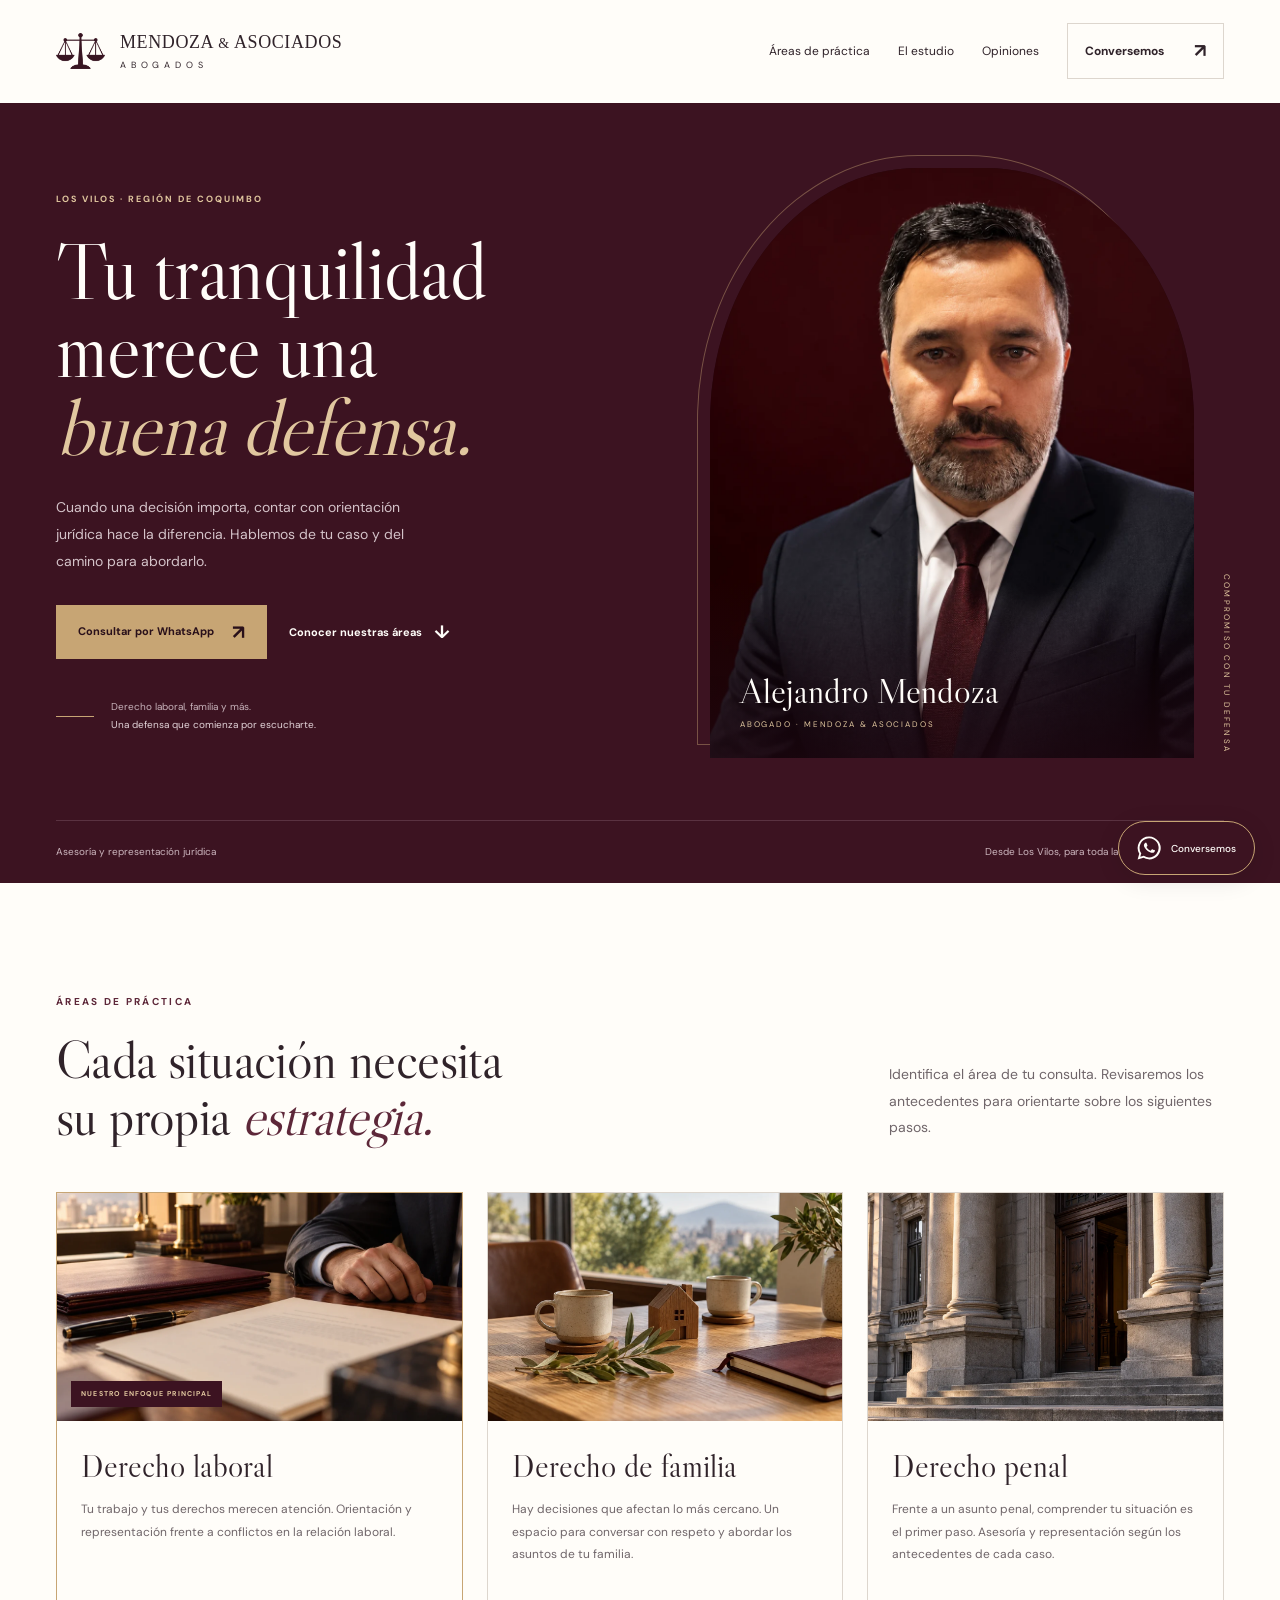
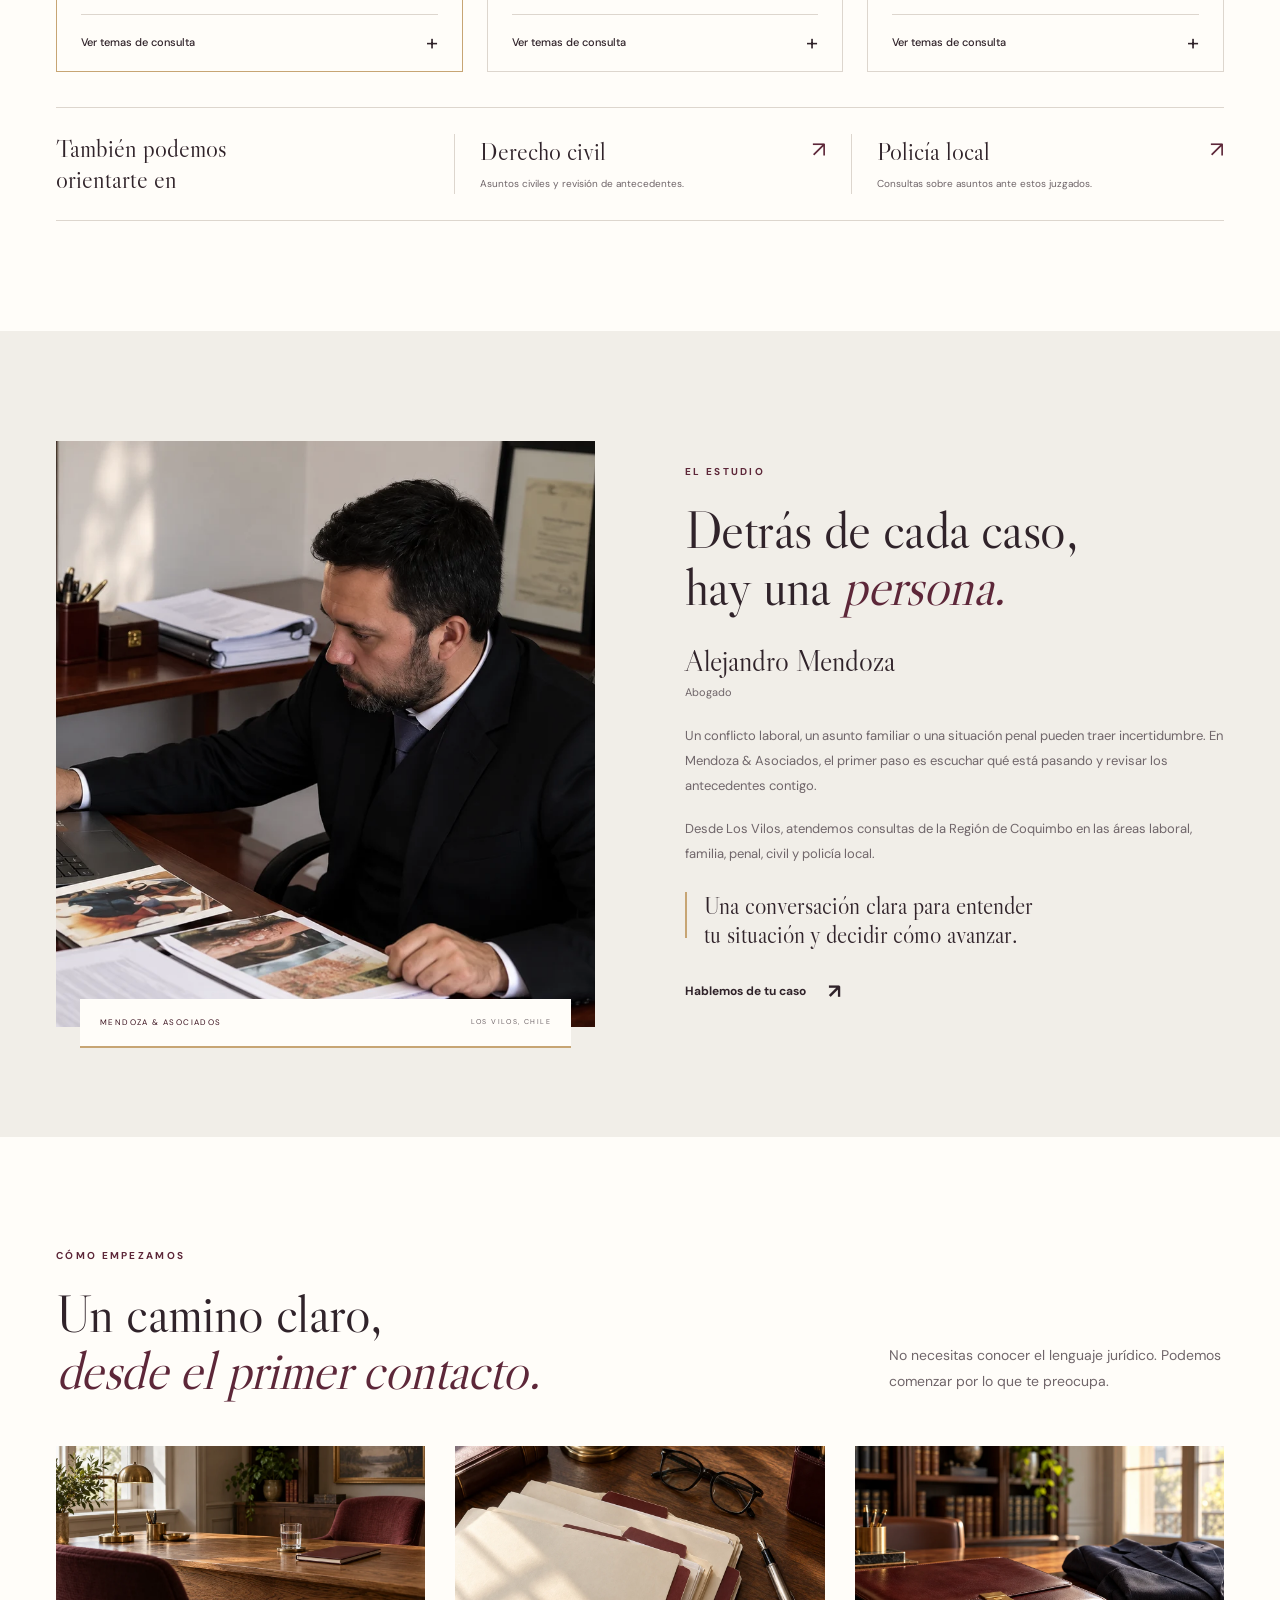
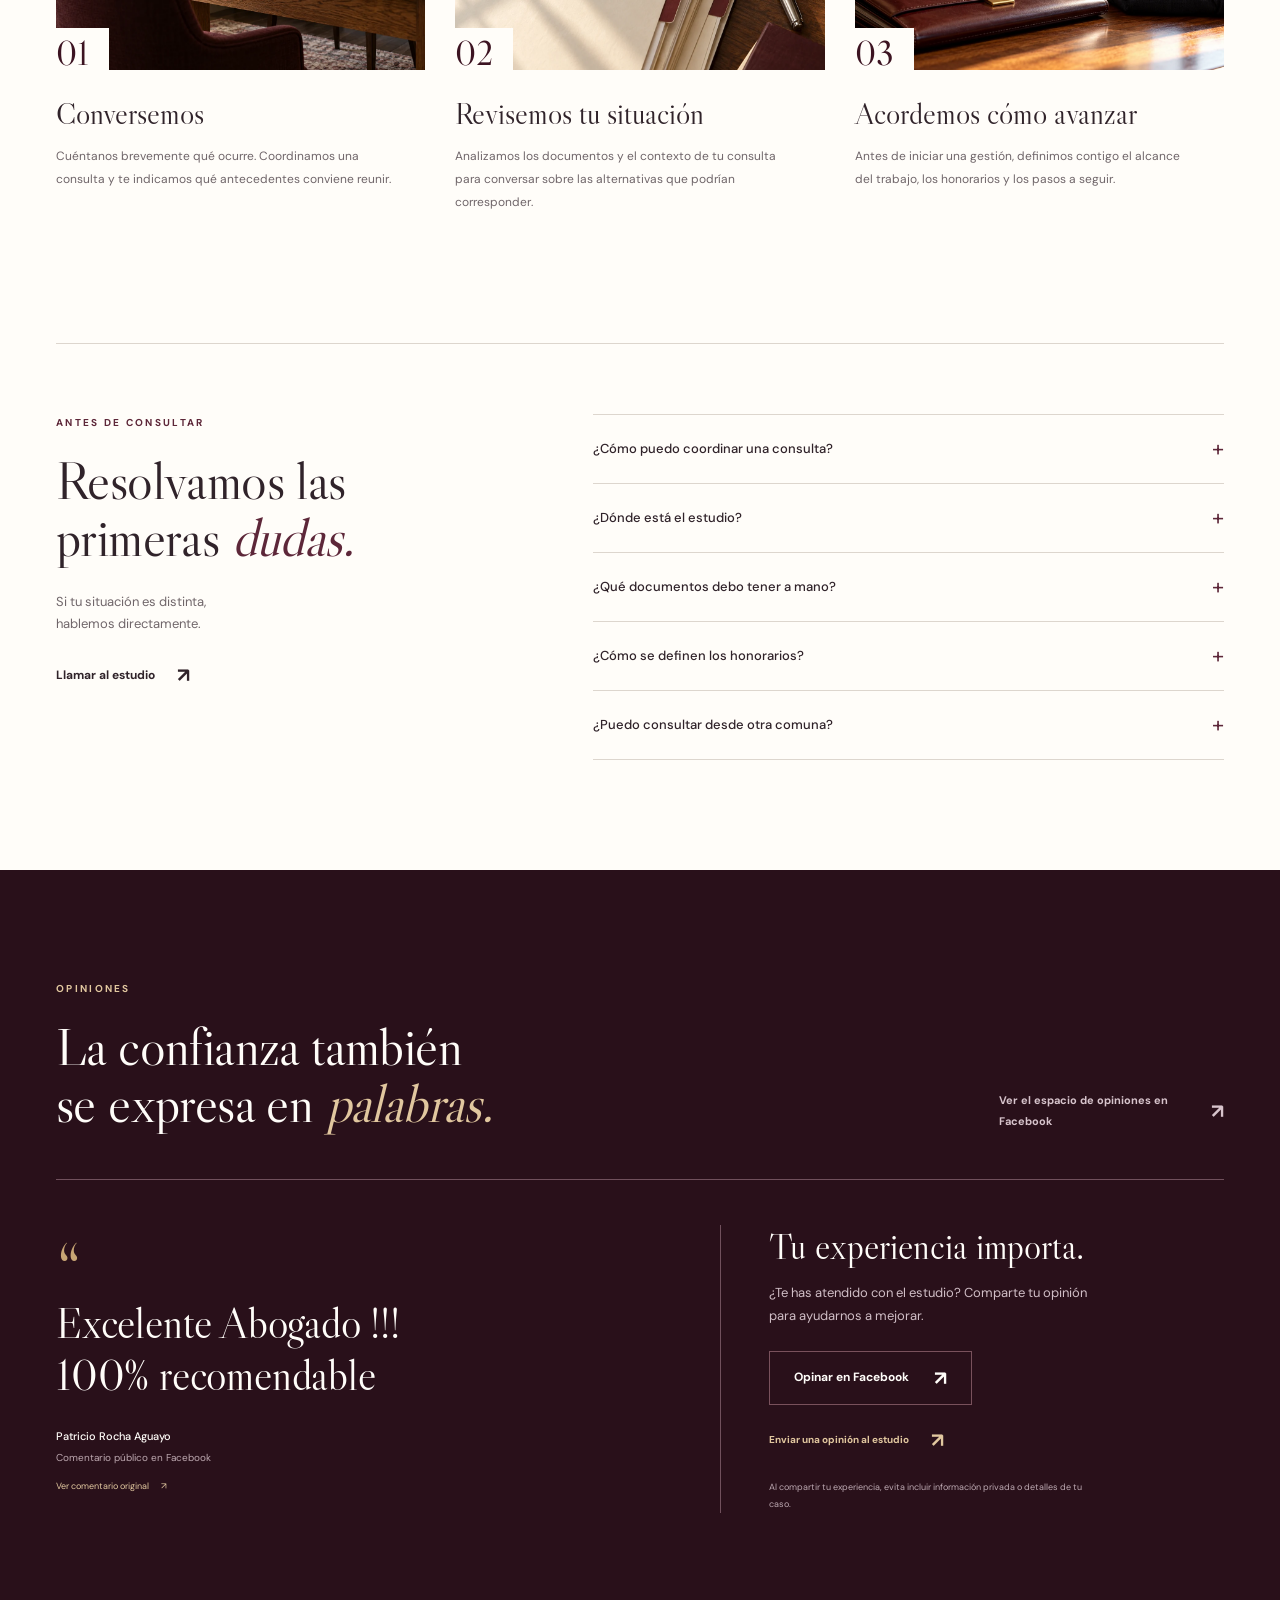
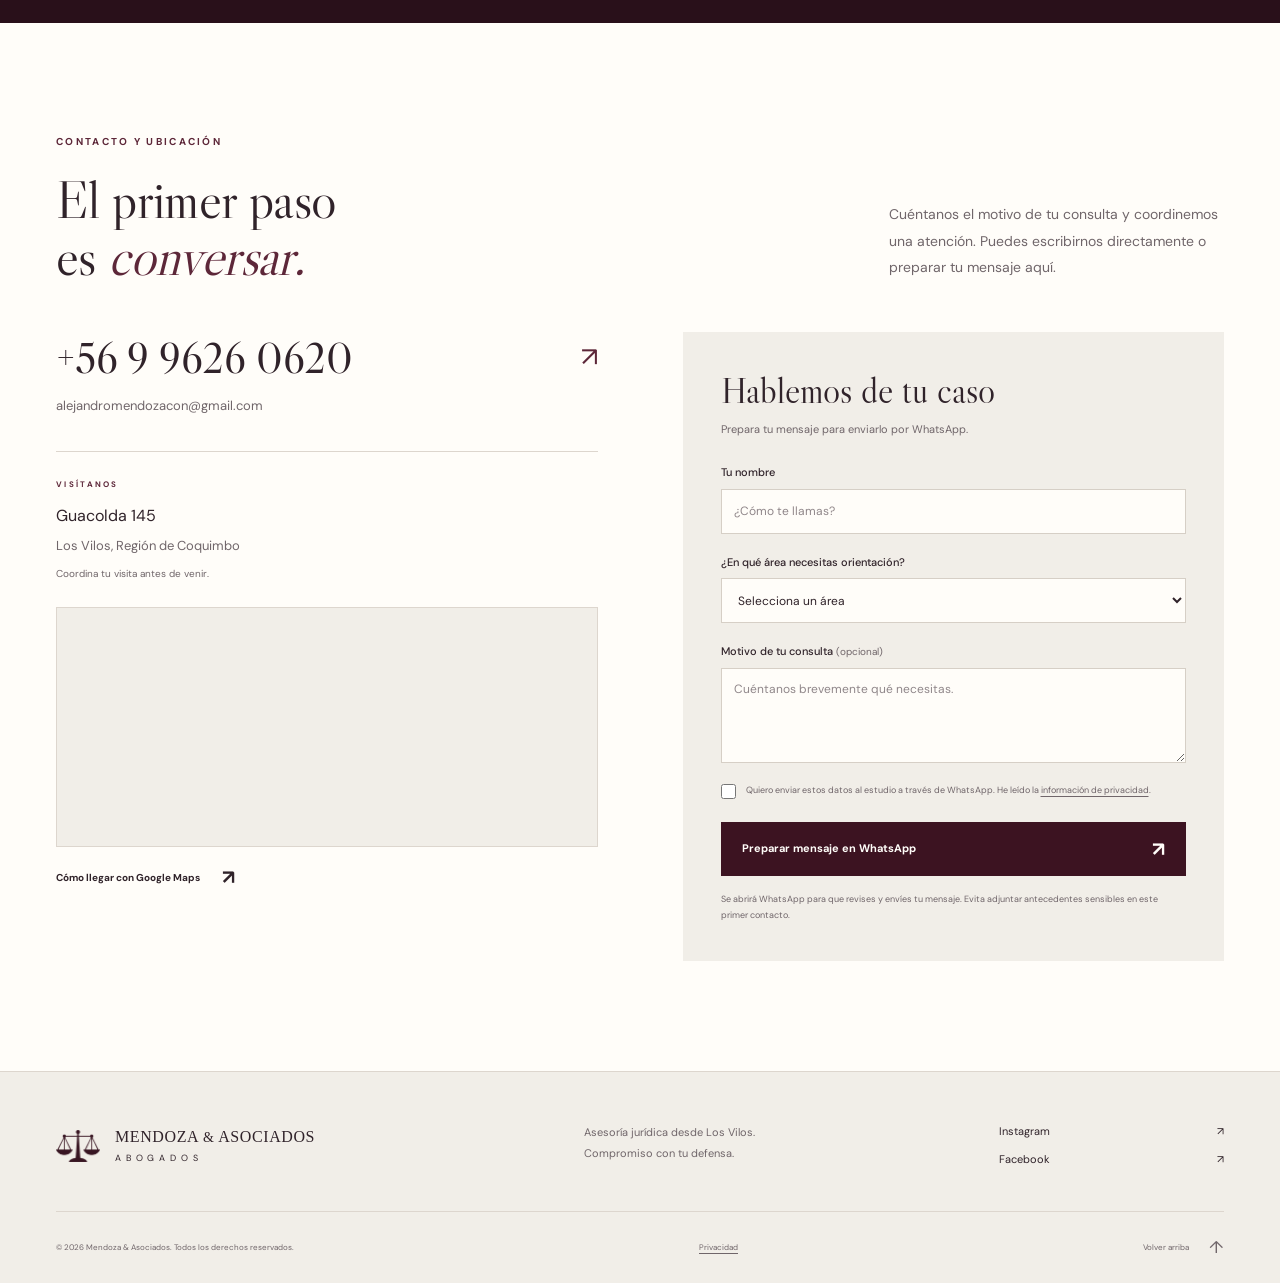
<file: index.html>
<!doctype html>
<html lang="es-CL">
<head>
<meta charset="UTF-8">
<meta name="viewport" content="width=device-width, initial-scale=1">
<title>Mendoza & Asociados | Abogado laboral en Los Vilos</title>
<meta name="description" content="Alejandro Mendoza y Asociados. Asesoría y representación en derecho laboral, familia, penal, civil y policía local. Guacolda 145, Los Vilos. Conversemos sobre tu caso.">
<meta name="robots" content="index, follow">
<meta name="theme-color" content="#3c1321">
<meta property="og:locale" content="es_CL">
<meta property="og:type" content="website">
<meta property="og:site_name" content="Mendoza & Asociados · Abogados">
<meta property="og:title" content="Mendoza & Asociados | Tu defensa empieza con una conversación">
<meta property="og:description" content="Asesoría y representación jurídica desde Los Vilos para toda la Región de Coquimbo. Hablemos de tu caso.">
<meta property="og:image" content="./assets/alejandro-mendoza.webp">
<meta property="og:image:alt" content="Alejandro Mendoza, abogado de Mendoza & Asociados">
<meta name="twitter:card" content="summary_large_image">
<link rel="icon" type="image/png" href="./assets/favicon.png">
<link rel="preload" href="./assets/libre-caslon-display.ttf" as="font" type="font/ttf" crossorigin>
<link rel="preload" as="image" href="./assets/alejandro-mendoza.webp">
<link rel="stylesheet" href="./styles.css">
<script src="./script.js" defer></script>
<script type="application/ld+json">
{"@context":"https://schema.org","@type":"LegalService","name":"Mendoza & Asociados - Abogados","description":"Asesoría y representación en derecho laboral, familia, penal, civil y policía local.","telephone":"+56996260620","email":"alejandromendozacon@gmail.com","address":{"@type":"PostalAddress","streetAddress":"Guacolda 145","addressLocality":"Los Vilos","addressRegion":"Coquimbo","addressCountry":"CL"},"areaServed":{"@type":"AdministrativeArea","name":"Región de Coquimbo"},"sameAs":["https://www.instagram.com/mendozaabogadosasociados/","https://www.facebook.com/Mendoza.Y.Asociados.Abogado/"]}
</script>
</head>
<body>
<a class="skip-link" href="#contenido">Ir al contenido</a>
<div class="reading-progress" aria-hidden="true"></div>
<header class="site-header">
<div class="header-inner wrap">
<a class="brand" href="#inicio" aria-label="Mendoza & Asociados, inicio"><img class="brand-symbol" src="./assets/logo-balanza.png" width="54" height="54" alt=""><span class="brand-name">MENDOZA <span class="ampersand">&</span> ASOCIADOS<small>ABOGADOS</small></span></a>
<button class="menu-toggle" type="button" aria-label="Abrir menú" aria-controls="menu-principal" aria-expanded="false"><span></span><span></span></button>
<nav id="menu-principal" class="main-nav" aria-label="Navegación principal"><a href="#areas">Áreas de práctica</a><a href="#estudio">El estudio</a><a href="#opiniones">Opiniones</a><a class="nav-contact" href="#contacto">Conversemos <span aria-hidden="true">↗</span></a></nav>
</div>
</header>
<main id="contenido">
<section id="inicio" class="hero" aria-labelledby="hero-title">
<div class="hero-inner wrap">
<div class="hero-copy">
<p class="eyebrow light hero-enter">LOS VILOS · REGIÓN DE COQUIMBO</p>
<h1 id="hero-title" class="hero-enter">Tu tranquilidad<br>merece una<br><em>buena defensa.</em></h1>
<p class="hero-description hero-enter">Cuando una decisión importa, contar con orientación jurídica hace la diferencia. Hablemos de tu caso y del camino para abordarlo.</p>
<div class="hero-actions hero-enter"><a class="button button-gold" href="https://wa.me/56996260620?text=Hola%2C%20quisiera%20coordinar%20una%20consulta%20con%20Alejandro%20Mendoza." target="_blank" rel="noopener noreferrer">Consultar por WhatsApp <span aria-hidden="true">↗</span></a><a class="text-link light-link" href="#areas">Conocer nuestras áreas <span aria-hidden="true">↓</span></a></div>
<div class="hero-footnote hero-enter"><span class="little-line" aria-hidden="true"></span><p>Derecho laboral, familia y más.<br><strong>Una defensa que comienza por escucharte.</strong></p></div>
</div>
<figure class="hero-portrait hero-enter"><div class="portrait-frame"><img src="./assets/alejandro-mendoza.webp" width="1122" height="1402" fetchpriority="high" alt="Alejandro Mendoza, con traje oscuro y corbata burdeos"></div><figcaption><span>Alejandro Mendoza</span><small>ABOGADO · MENDOZA & ASOCIADOS</small></figcaption><span class="portrait-side-note" aria-hidden="true">COMPROMISO CON TU DEFENSA</span></figure>
</div>
<div class="hero-bottom wrap"><span>Asesoría y representación jurídica</span><a href="#contacto">Desde Los Vilos, para toda la Cuarta Región <span aria-hidden="true">↗</span></a></div>
</section>
<section id="areas" class="practice section-space" aria-labelledby="areas-title">
<div class="wrap">
<div class="section-heading reveal"><div><p class="eyebrow">ÁREAS DE PRÁCTICA</p><h2 id="areas-title">Cada situación necesita<br>su propia <em>estrategia.</em></h2></div><p>Identifica el área de tu consulta. Revisaremos los antecedentes para orientarte sobre los siguientes pasos.</p></div>
<div class="practice-grid">
<article class="practice-card practice-feature reveal">
<div class="practice-image"><img src="./assets/derecho-laboral.webp" width="1536" height="1024" alt="Documentos y una carpeta burdeos sobre una mesa de trabajo" loading="lazy"><span class="image-label">NUESTRO ENFOQUE PRINCIPAL</span></div>
<div class="practice-content"><h3>Derecho laboral</h3><p>Tu trabajo y tus derechos merecen atención. Orientación y representación frente a conflictos en la relación laboral.</p><details><summary>Ver temas de consulta <span aria-hidden="true">+</span></summary><div class="service-detail"><ul><li>Despidos y término de la relación laboral.</li><li>Revisión de finiquitos y antecedentes laborales.</li><li>Acoso laboral y vulneración de derechos.</li></ul><button type="button" class="text-link" data-area="Derecho laboral">Consultar por un asunto laboral <span aria-hidden="true">↗</span></button></div></details></div>
</article>
<article class="practice-card reveal">
<div class="practice-image"><img src="./assets/derecho-familia.webp" width="1536" height="1024" alt="Dos tazas y una pequeña casa de madera en una mesa" loading="lazy"></div>
<div class="practice-content"><h3>Derecho de familia</h3><p>Hay decisiones que afectan lo más cercano. Un espacio para conversar con respeto y abordar los asuntos de tu familia.</p><details><summary>Ver temas de consulta <span aria-hidden="true">+</span></summary><div class="service-detail"><ul><li>Orientación sobre alimentos.</li><li>Asuntos relacionados con hijos e hijas.</li><li>Conflictos y acuerdos familiares.</li></ul><button type="button" class="text-link" data-area="Derecho de familia">Consultar por un asunto de familia <span aria-hidden="true">↗</span></button></div></details></div>
</article>
<article class="practice-card reveal">
<div class="practice-image"><img src="./assets/derecho-penal.webp" width="1536" height="1024" alt="Columnas de piedra y acceso de un edificio de arquitectura judicial" loading="lazy"></div>
<div class="practice-content"><h3>Derecho penal</h3><p>Frente a un asunto penal, comprender tu situación es el primer paso. Asesoría y representación según los antecedentes de cada caso.</p><details><summary>Ver temas de consulta <span aria-hidden="true">+</span></summary><div class="service-detail"><ul><li>Evaluación de antecedentes penales.</li><li>Orientación en denuncias y querellas.</li><li>Representación en procedimientos penales.</li></ul><button type="button" class="text-link" data-area="Derecho penal">Consultar por un asunto penal <span aria-hidden="true">↗</span></button></div></details></div>
</article>
</div>
<div class="other-areas reveal"><p>También podemos orientarte en</p><button type="button" data-area="Derecho civil"><span>Derecho civil<small>Asuntos civiles y revisión de antecedentes.</small></span><span aria-hidden="true">↗</span></button><button type="button" data-area="Policía local"><span>Policía local<small>Consultas sobre asuntos ante estos juzgados.</small></span><span aria-hidden="true">↗</span></button></div>
</div>
</section>
<section id="estudio" class="about section-space" aria-labelledby="estudio-title">
<div class="about-grid wrap">
<figure class="about-photo reveal"><img src="./assets/alejandro-en-estudio.webp" width="1360" height="1024" alt="Alejandro Mendoza trabajando con antecedentes en su escritorio" loading="lazy"><figcaption>MENDOZA & ASOCIADOS <span>LOS VILOS, CHILE</span></figcaption></figure>
<div class="about-copy reveal"><p class="eyebrow">EL ESTUDIO</p><h2 id="estudio-title">Detrás de cada caso,<br>hay una <em>persona.</em></h2><p class="lead">Alejandro Mendoza<br><span>Abogado</span></p><p>Un conflicto laboral, un asunto familiar o una situación penal pueden traer incertidumbre. En Mendoza & Asociados, el primer paso es escuchar qué está pasando y revisar los antecedentes contigo.</p><p>Desde Los Vilos, atendemos consultas de la Región de Coquimbo en las áreas laboral, familia, penal, civil y policía local.</p><div class="about-note"><span class="note-rule" aria-hidden="true"></span><p>Una conversación clara para entender tu situación y decidir cómo avanzar.</p></div><a class="text-link" href="#contacto">Hablemos de tu caso <span aria-hidden="true">↗</span></a></div>
</div>
</section>
<section id="proceso" class="process section-space" aria-labelledby="proceso-title">
<div class="wrap">
<div class="section-heading reveal"><div><p class="eyebrow">CÓMO EMPEZAMOS</p><h2 id="proceso-title">Un camino claro,<br><em>desde el primer contacto.</em></h2></div><p>No necesitas conocer el lenguaje jurídico. Podemos comenzar por lo que te preocupa.</p></div>
<ol class="process-grid">
<li class="process-step reveal"><div class="process-photo"><img src="./assets/paso-conversacion.webp" width="1536" height="1024" alt="Sillas frente a una mesa preparada para una conversación" loading="lazy"><span aria-hidden="true">01</span></div><h3>Conversemos</h3><p>Cuéntanos brevemente qué ocurre. Coordinamos una consulta y te indicamos qué antecedentes conviene reunir.</p></li>
<li class="process-step reveal"><div class="process-photo"><img src="./assets/paso-analisis.webp" width="1536" height="1024" alt="Documentos ordenados con separadores para su análisis" loading="lazy"><span aria-hidden="true">02</span></div><h3>Revisemos tu situación</h3><p>Analizamos los documentos y el contexto de tu consulta para conversar sobre las alternativas que podrían corresponder.</p></li>
<li class="process-step reveal"><div class="process-photo"><img src="./assets/paso-estrategia.webp" width="1536" height="1024" alt="Portafolio de documentos preparado para una reunión profesional" loading="lazy"><span aria-hidden="true">03</span></div><h3>Acordemos cómo avanzar</h3><p>Antes de iniciar una gestión, definimos contigo el alcance del trabajo, los honorarios y los pasos a seguir.</p></li>
</ol>
</div>
</section>
<section class="questions section-space" aria-labelledby="questions-title">
<div class="questions-grid wrap"><div class="reveal"><p class="eyebrow">ANTES DE CONSULTAR</p><h2 id="questions-title">Resolvamos las<br>primeras <em>dudas.</em></h2><p>Si tu situación es distinta,<br>hablemos directamente.</p><a class="text-link" href="tel:+56996260620">Llamar al estudio <span aria-hidden="true">↗</span></a></div>
<div class="faq-list reveal">
<details><summary>¿Cómo puedo coordinar una consulta?<span aria-hidden="true">+</span></summary><p>Escríbenos por WhatsApp al +56 9 9626 0620, llámanos o envía un correo a alejandromendozacon@gmail.com. Indica el área de tu consulta para coordinar la atención.</p></details>
<details><summary>¿Dónde está el estudio?<span aria-hidden="true">+</span></summary><p>En Guacolda 145, Los Vilos, Región de Coquimbo. Coordina tu visita previamente para confirmar la disponibilidad de atención.</p></details>
<details><summary>¿Qué documentos debo tener a mano?<span aria-hidden="true">+</span></summary><p>Los relacionados con tu consulta: por ejemplo, contratos, cartas, notificaciones o comunicaciones. En el primer contacto te orientaremos sobre qué antecedentes reunir.</p></details>
<details><summary>¿Cómo se definen los honorarios?<span aria-hidden="true">+</span></summary><p>El valor y el alcance del servicio se conversan según el tipo de asunto y las gestiones que requiera. Consulta por el costo de la atención al coordinar tu hora.</p></details>
<details><summary>¿Puedo consultar desde otra comuna?<span aria-hidden="true">+</span></summary><p>Sí. El estudio atiende consultas de la Región de Coquimbo. Escríbenos para coordinar la modalidad de atención según tu ubicación y tu caso.</p></details>
</div>
</div>
</section>
<section id="opiniones" class="reviews section-space" aria-labelledby="opiniones-title">
<div class="wrap">
<div class="section-heading reveal"><div><p class="eyebrow light">OPINIONES</p><h2 id="opiniones-title">La confianza también<br>se expresa en <em>palabras.</em></h2></div><a class="text-link light-link" href="https://www.facebook.com/Mendoza.Y.Asociados.Abogado/reviews" target="_blank" rel="noopener noreferrer">Ver el espacio de opiniones en Facebook <span aria-hidden="true">↗</span></a></div>
<div class="review-grid">
<figure class="testimonial reveal"><span class="quote-mark" aria-hidden="true">“</span><blockquote>Excelente Abogado !!!<br>100% recomendable</blockquote><figcaption><strong>Patricio Rocha Aguayo</strong><span>Comentario público en Facebook</span><a href="https://www.facebook.com/photo/?fbid=1707856311342653&amp;comment_id=1428969922470745" target="_blank" rel="noopener noreferrer">Ver comentario original <span aria-hidden="true">↗</span></a></figcaption></figure>
<div class="review-invitation reveal"><h3>Tu experiencia importa.</h3><p>¿Te has atendido con el estudio? Comparte tu opinión para ayudarnos a mejorar.</p><div class="review-actions"><a class="button button-outline-light" href="https://www.facebook.com/Mendoza.Y.Asociados.Abogado/reviews" target="_blank" rel="noopener noreferrer">Opinar en Facebook <span aria-hidden="true">↗</span></a><button type="button" class="text-link light-link" data-open-review>Enviar una opinión al estudio <span aria-hidden="true">↗</span></button></div><small>Al compartir tu experiencia, evita incluir información privada o detalles de tu caso.</small></div>
</div>
</div>
</section>
<section id="contacto" class="contact section-space" aria-labelledby="contacto-title">
<div class="wrap">
<div class="section-heading reveal"><div><p class="eyebrow">CONTACTO Y UBICACIÓN</p><h2 id="contacto-title">El primer paso<br>es <em>conversar.</em></h2></div><p>Cuéntanos el motivo de tu consulta y coordinemos una atención. Puedes escribirnos directamente o preparar tu mensaje aquí.</p></div>
<div class="contact-grid">
<div class="contact-info reveal"><a class="contact-phone" href="tel:+56996260620">+56 9 9626 0620 <span aria-hidden="true">↗</span></a><a class="contact-email" href="mailto:alejandromendozacon@gmail.com">alejandromendozacon@gmail.com</a><div class="address"><span class="eyebrow">VISÍTANOS</span><p>Guacolda 145<br><strong>Los Vilos, Región de Coquimbo</strong></p><small>Coordina tu visita antes de venir.</small></div><div class="map-container"><iframe title="Ubicación del estudio: Guacolda 145, Los Vilos" src="https://maps.google.com/maps?q=Guacolda%20145%2C%20Los%20Vilos%2C%20Chile&output=embed" width="600" height="300" style="border:0" loading="lazy" referrerpolicy="no-referrer-when-downgrade" allowfullscreen></iframe></div><a class="text-link map-route" href="https://www.google.com/maps/dir/?api=1&destination=Guacolda%20145%2C%20Los%20Vilos%2C%20Chile" target="_blank" rel="noopener noreferrer">Cómo llegar con Google Maps <span aria-hidden="true">↗</span></a></div>
<form id="consultation-form" class="consultation-form reveal"><h3>Hablemos de tu caso</h3><p>Prepara tu mensaje para enviarlo por WhatsApp.</p><div class="form-field"><label for="contact-name">Tu nombre</label><input id="contact-name" name="name" autocomplete="name" placeholder="¿Cómo te llamas?" minlength="2" maxlength="80" required></div><div class="form-field"><label for="contact-area">¿En qué área necesitas orientación?</label><select id="contact-area" name="area" required><option value="">Selecciona un área</option><option>Derecho laboral</option><option>Derecho de familia</option><option>Derecho penal</option><option>Derecho civil</option><option>Policía local</option><option>No estoy seguro/a</option></select></div><div class="form-field"><label for="contact-message">Motivo de tu consulta <span>(opcional)</span></label><textarea id="contact-message" name="message" rows="3" maxlength="800" placeholder="Cuéntanos brevemente qué necesitas."></textarea></div><label class="checkbox-label"><input type="checkbox" name="consent" required><span>Quiero enviar estos datos al estudio a través de WhatsApp. He leído la <button class="inline-button" type="button" data-open-privacy>información de privacidad</button>.</span></label><button type="submit" class="button button-burgundy">Preparar mensaje en WhatsApp <span aria-hidden="true">↗</span></button><p class="form-note">Se abrirá WhatsApp para que revises y envíes tu mensaje. Evita adjuntar antecedentes sensibles en este primer contacto.</p><p class="form-status" id="consultation-status" role="status" aria-live="polite"></p><noscript><p>Para consultar, <a href="https://wa.me/56996260620">abre WhatsApp aquí</a> o llámanos.</p></noscript></form>
</div>
</div>
</section>
</main>
<footer class="site-footer"><div class="footer-top wrap"><a class="brand brand-footer" href="#inicio" aria-label="Mendoza & Asociados, volver al inicio"><img class="brand-symbol" src="./assets/logo-balanza.png" width="54" height="54" alt=""><span class="brand-name">MENDOZA <span class="ampersand">&</span> ASOCIADOS<small>ABOGADOS</small></span></a><p>Asesoría jurídica desde Los Vilos.<br>Compromiso con tu defensa.</p><div class="footer-socials"><a href="https://www.instagram.com/mendozaabogadosasociados/" target="_blank" rel="noopener noreferrer">Instagram <span aria-hidden="true">↗</span></a><a href="https://www.facebook.com/Mendoza.Y.Asociados.Abogado/" target="_blank" rel="noopener noreferrer">Facebook <span aria-hidden="true">↗</span></a></div></div><div class="footer-bottom wrap"><span>© <span id="current-year">2026</span> Mendoza & Asociados. Todos los derechos reservados.</span><button class="inline-button" type="button" data-open-privacy>Privacidad</button><a href="#inicio">Volver arriba <span aria-hidden="true">↑</span></a></div></footer>
<a class="floating-whatsapp" href="https://wa.me/56996260620?text=Hola%2C%20quisiera%20coordinar%20una%20consulta." target="_blank" rel="noopener noreferrer" aria-label="Consultar con Mendoza & Asociados por WhatsApp"><svg width="24" height="24" viewBox="0 0 32 32" fill="currentColor" aria-hidden="true"><path d="M16 .8A15.1 15.1 0 0 0 3 23.5L.8 31.2l7.9-2.1A15.2 15.2 0 1 0 16 .8Zm0 27.7a12.6 12.6 0 0 1-6.4-1.8l-.5-.3-4.7 1.3 1.3-4.6-.3-.5A12.7 12.7 0 1 1 16 28.5Zm7-9.5c-.4-.2-2.2-1.1-2.5-1.2-.3-.1-.6-.2-.8.2-.2.4-.9 1.2-1.1 1.4-.2.2-.4.3-.8.1a10.3 10.3 0 0 1-3-1.9 11.5 11.5 0 0 1-2.1-2.6c-.2-.4 0-.5.2-.7l.6-.7.4-.6c.1-.2 0-.4 0-.6l-1.1-2.7c-.3-.7-.6-.6-.8-.6h-.7c-.2 0-.6.1-.9.4a3.8 3.8 0 0 0-1.2 2.8c0 1.7 1.2 3.3 1.4 3.6.2.2 2.5 3.9 6.1 5.4 3.7 1.6 3.7 1.1 4.4 1 .7 0 2.2-.9 2.5-1.8.3-.9.3-1.7.2-1.8-.1-.2-.4-.3-.8-.5Z"/></svg><span>Conversemos</span></a>
<dialog id="review-dialog" class="site-dialog" aria-labelledby="review-dialog-title"><button class="dialog-close" type="button" data-close-dialog aria-label="Cerrar formulario de opinión">×</button><p class="eyebrow">TU EXPERIENCIA</p><h2 id="review-dialog-title">Comparte tu opinión.</h2><p>Tu mensaje llegará por WhatsApp al estudio para su revisión. No se publicará automáticamente.</p><form id="review-form"><div class="form-field"><label for="review-name">Tu nombre</label><input id="review-name" name="name" minlength="2" maxlength="80" autocomplete="name" required></div><div class="form-field"><label for="review-message">Tu opinión</label><textarea id="review-message" name="message" rows="4" minlength="10" maxlength="1000" required></textarea></div><label class="checkbox-label"><input type="checkbox" name="consent" required><span>Acepto enviar mi nombre y mi opinión al estudio por WhatsApp. La autorización para publicarlos se acordará por separado.</span></label><button type="submit" class="button button-burgundy">Preparar opinión en WhatsApp <span aria-hidden="true">↗</span></button><p class="form-status" id="review-status" role="status" aria-live="polite"></p><p class="form-note">Evita incluir datos personales de otras personas o detalles de procesos judiciales. También puedes <a href="https://www.facebook.com/Mendoza.Y.Asociados.Abogado/reviews" target="_blank" rel="noopener noreferrer">opinar en Facebook</a>.</p></form></dialog>
<dialog id="privacy-dialog" class="site-dialog" aria-labelledby="privacy-dialog-title"><button class="dialog-close" type="button" data-close-dialog aria-label="Cerrar información de privacidad">×</button><p class="eyebrow">PRIVACIDAD</p><h2 id="privacy-dialog-title">Tus datos y esta web.</h2><p>Los formularios preparan un mensaje en tu dispositivo. Esta web no guarda las consultas ni las opiniones en una base de datos y no las publica automáticamente.</p><p>Cuando abres WhatsApp y decides enviar el mensaje, compartes su contenido con Mendoza & Asociados a través de esa plataforma. Para consultas sobre tus datos, escribe a <a href="mailto:alejandromendozacon@gmail.com">alejandromendozacon@gmail.com</a>.</p><p>El mapa es proporcionado por Google Maps. Los enlaces a WhatsApp, Facebook e Instagram abren servicios externos con sus propias condiciones y políticas de privacidad.</p><p>No utilizamos herramientas de publicidad ni analítica en esta página. Comparte únicamente la información necesaria para coordinar el primer contacto.</p><button class="button button-burgundy" type="button" data-close-dialog>Entendido</button></dialog>
</body>
</html>
</file>
<file: styles.css>
@font-face{font-family:'Libre Caslon Display';src:url('./assets/libre-caslon-display.ttf') format('truetype');font-weight:400;font-display:swap}
@font-face{font-family:'DM Sans';src:url('./assets/dm-sans-regular.ttf') format('truetype');font-weight:400;font-display:swap}
@font-face{font-family:'DM Sans';src:url('./assets/dm-sans-medium.ttf') format('truetype');font-weight:500;font-display:swap}
@font-face{font-family:'DM Sans';src:url('./assets/dm-sans-bold.ttf') format('truetype');font-weight:700;font-display:swap}
:root{--wine:#3c1321;--wine-deep:#29101a;--wine-mid:#5d2739;--gold:#c7a574;--gold-light:#e1c79f;--paper:#fffdf9;--stone:#f1eee8;--ink:#30232a;--muted:#70666a;--line:#ddd6ce;--serif:'Libre Caslon Display',Georgia,serif;--sans:'DM Sans',Arial,sans-serif;--header-height:102px}
*,*::before,*::after{box-sizing:border-box}html{scroll-behavior:smooth;scroll-padding-top:125px}body{margin:0;color:var(--ink);background:var(--paper);font:400 15px/1.7 var(--sans);-webkit-font-smoothing:antialiased}body.dialog-open{overflow:hidden}button,input,select,textarea{font:inherit}button,a,input,select,textarea{-webkit-tap-highlight-color:transparent}button{cursor:pointer;color:inherit}a{color:inherit;text-decoration:none}img{display:block;max-width:100%;height:auto}figure,p,h1,h2,h3,blockquote{margin:0}ul,ol{margin:0;padding:0}a,button,summary{touch-action:manipulation}::selection{background:var(--gold-light);color:var(--wine)}:focus-visible{outline:3px solid #9c712e;outline-offset:5px}section[id]{scroll-margin-top:20px}.wrap{width:min(1240px,calc(100% - 112px));margin-inline:auto}.section-space{padding-block:110px}.eyebrow{font-size:10px;font-weight:700;letter-spacing:2.3px;color:var(--wine-mid);line-height:1.7;margin-bottom:21px}.eyebrow.light{color:var(--gold-light)}h1,h2,h3{font-weight:400}h1,h2{font-family:var(--serif)}h2{font-size:clamp(40px,4.2vw,60px);line-height:1.06;letter-spacing:-.6px}h2 em{font-weight:400;color:var(--wine-mid)}.section-heading{display:flex;align-items:end;justify-content:space-between;gap:60px;margin-bottom:47px}.section-heading>p{width:335px;flex-shrink:0;color:var(--muted);font-size:14px;line-height:1.9;padding-bottom:4px}.text-link{border:0;background:transparent;padding:0;display:inline-flex;align-items:center;gap:22px;font-size:12px;font-weight:700;line-height:1.5}.text-link span{font-size:20px;transition:transform .25s}.text-link:hover span{transform:translate(3px,-3px)}.text-link.light-link{color:var(--paper)}.button{display:inline-flex;align-items:center;justify-content:space-between;gap:25px;min-height:54px;padding:15px 24px;border:1px solid transparent;font-size:12px;font-weight:700;line-height:1.4;transition:background .25s,color .25s,transform .25s}.button>span{font-size:20px;line-height:1}.button:hover{transform:translateY(-2px)}.button-gold{background:var(--gold);color:var(--wine-deep)}.button-gold:hover{background:var(--gold-light)}.button-burgundy{background:var(--wine);color:var(--paper)}.button-burgundy:hover{background:var(--wine-mid)}.button-outline-light{color:var(--paper);border-color:#79515c;background:transparent}.button-outline-light:hover{background:#ffffff10;border-color:var(--gold)}.skip-link{position:fixed;z-index:1000;top:10px;left:20px;background:var(--paper);color:var(--wine);padding:12px 20px;transform:translateY(-200%)}.skip-link:focus{transform:translateY(0)}.reading-progress{height:3px;position:fixed;top:0;left:0;right:0;transform-origin:left;transform:scaleX(0);background:var(--gold);z-index:200;pointer-events:none}
.site-header{position:sticky;top:0;z-index:50;background:var(--paper);border-bottom:1px solid transparent;transition:border-color .2s}.site-header.scrolled{border-color:var(--line)}.header-inner{height:var(--header-height);display:flex;align-items:center;justify-content:space-between;gap:24px}.brand{display:inline-flex;gap:15px;align-items:center;flex-shrink:0}.brand-symbol{width:49px;height:53px;object-fit:contain;filter:brightness(0) saturate(100%) invert(10%) sepia(29%) saturate(1588%) hue-rotate(290deg) brightness(89%) contrast(96%)}.brand-name{font-family:Georgia,serif;font-size:18px;letter-spacing:.6px;line-height:1.25;white-space:nowrap}.brand-name .ampersand{font-size:14px}.brand-name small{display:block;font-family:var(--sans);font-size:9px;letter-spacing:4.8px;margin-top:6px}.main-nav{display:flex;align-items:center;gap:28px;font-size:12px}.main-nav>a{position:relative}.main-nav>a:not(.nav-contact)::after{content:'';position:absolute;bottom:-6px;left:0;right:0;height:1px;background:var(--wine);transform:scaleX(0);transform-origin:left;transition:transform .2s}.main-nav>a:hover::after{transform:scaleX(1)}.main-nav .nav-contact{display:flex;align-items:center;gap:30px;border:1px solid var(--line);padding:11px 17px;font-weight:700}.nav-contact>span{font-size:19px}.menu-toggle{display:none}
.hero{background:var(--wine);color:var(--paper);overflow:clip;position:relative}.hero-inner{display:grid;grid-template-columns:1.17fr 1fr;gap:52px;align-items:center;padding-top:65px;padding-bottom:62px;min-height:700px}.hero-copy{position:relative;z-index:2}.hero .eyebrow{margin-bottom:26px;font-size:9px;letter-spacing:2px}.hero h1{font-size:clamp(64px,6.2vw,88px);line-height:.98;letter-spacing:-1.1px}.hero h1 em{color:var(--gold-light);font-weight:400;white-space:nowrap}.hero-description{color:#d4c3c9;max-width:390px;margin-top:28px;font-size:14px;line-height:1.9}.hero-actions{display:flex;align-items:center;gap:22px;margin-top:31px;flex-wrap:wrap}.hero-actions .text-link{font-size:11px;gap:12px}.hero-actions .text-link span{font-size:18px}.hero-actions .button{padding-inline:21px;font-size:11px;gap:18px}.hero-footnote{display:flex;align-items:center;gap:17px;margin-top:39px;font-size:10px;color:#c6b1b9;line-height:1.8}.hero-footnote strong{font-weight:400;color:#e2d3d8}.little-line{display:block;width:38px;height:1px;background:var(--gold);flex-shrink:0}.hero-portrait{position:relative;align-self:end;width:100%;padding:0 22px 0 0;margin:0}.portrait-frame{position:relative;border-radius:43% 43% 0 0;overflow:hidden;background:#280a13;aspect-ratio:.82;max-height:590px}.portrait-frame::after{content:'';position:absolute;inset:40% 0 0;background:linear-gradient(transparent 50%,#200711ba)}.portrait-frame img{width:100%;height:100%;object-fit:cover;object-position:50% 20%}.hero-portrait::before{content:'';position:absolute;inset:-13px 35px 13px -13px;border:1px solid #c7a57470;border-radius:45% 45% 0 0;pointer-events:none}.hero-portrait figcaption{position:absolute;bottom:26px;left:30px;right:35px;z-index:1}.hero-portrait figcaption>span{font-family:var(--serif);font-size:35px;line-height:1.1}.hero-portrait figcaption>small{display:block;color:var(--gold-light);font-size:8px;letter-spacing:1.9px;margin-top:7px}.portrait-side-note{position:absolute;right:-9px;bottom:5px;writing-mode:vertical-rl;font-size:8px;letter-spacing:2.2px;color:var(--gold-light)}.hero-bottom{min-height:63px;display:flex;align-items:center;justify-content:space-between;border-top:1px solid #80596970;font-size:10px;color:#cbb5bd;gap:20px}.hero-bottom>a{display:flex;align-items:center;gap:25px}.hero-bottom>a span{font-size:19px;color:var(--gold-light)}
.practice-grid{display:grid;grid-template-columns:1.14fr 1fr 1fr;gap:24px;align-items:start}.practice-card{min-width:0;border:1px solid var(--line);background:var(--paper)}.practice-feature{border-color:var(--gold)}.practice-image{height:228px;overflow:hidden;position:relative}.practice-image>img{width:100%;height:100%;object-fit:cover;transition:transform .7s}.practice-card:hover .practice-image img{transform:scale(1.035)}.image-label{position:absolute;bottom:14px;left:14px;background:var(--wine);color:var(--gold-light);padding:7px 10px;letter-spacing:1.2px;font-size:7px;font-weight:700}.practice-content{padding:27px 24px 0}.practice-content h3{font-family:var(--serif);font-size:32px;line-height:1.15;margin-bottom:13px}.practice-content>p{font-size:12px;line-height:1.9;color:var(--muted);min-height:94px}.practice-content details{border-top:1px solid var(--line);margin-top:22px}.practice-content summary,.faq-list summary{display:flex;align-items:center;justify-content:space-between;gap:20px;cursor:pointer;list-style:none;font-weight:500}.practice-content summary::-webkit-details-marker,.faq-list summary::-webkit-details-marker{display:none}.practice-content summary{font-size:11px;padding:17px 0}.practice-content summary>span,.faq-list summary>span{font-size:22px;line-height:1;font-weight:400;transition:transform .2s}.practice-content details[open] summary>span,.faq-list details[open] summary>span{transform:rotate(45deg)}.service-detail{font-size:12px;color:var(--muted);padding-bottom:23px}.service-detail ul{padding-left:17px;margin-bottom:22px}.service-detail li+li{margin-top:7px}.service-detail .text-link{font-size:10px;color:var(--wine);text-align:left;gap:10px}.other-areas{display:grid;grid-template-columns:1fr 1fr 1fr;align-items:center;gap:25px;border-block:1px solid var(--line);margin-top:35px;padding-block:25px}.other-areas>p{font-family:var(--serif);font-size:25px;max-width:215px;line-height:1.25}.other-areas>button{background:transparent;border:0;border-left:1px solid var(--line);padding:2px 0 2px 25px;display:flex;justify-content:space-between;gap:15px;text-align:left;font-family:var(--serif);font-size:25px;line-height:1.3}.other-areas button small{display:block;font-family:var(--sans);font-size:10px;color:var(--muted);margin-top:6px;line-height:1.7}.other-areas>button>span:last-child{font-family:var(--sans);font-size:22px;color:var(--wine-mid)}
.about{background:var(--stone)}.about-grid{display:grid;grid-template-columns:1fr 1fr;gap:90px;align-items:center}.about-photo{position:relative}.about-photo>img{width:100%;aspect-ratio:.92;object-fit:cover;object-position:40% 50%;filter:saturate(.8)}.about-photo figcaption{position:absolute;bottom:-21px;left:24px;right:24px;background:var(--paper);padding:17px 20px;font-size:8px;letter-spacing:1.4px;display:flex;justify-content:space-between;gap:12px;border-bottom:2px solid var(--gold);color:var(--wine)}.about-photo figcaption>span{font-size:7px;color:var(--muted)}.about-copy h2{margin-bottom:29px}.about-copy .lead{font-family:var(--serif);font-size:29px;line-height:1.2;margin-bottom:23px}.about-copy .lead>span{font-family:var(--sans);color:var(--muted);font-size:11px;display:block;margin-top:8px}.about-copy>p:not(.eyebrow):not(.lead){font-size:13px;color:var(--muted);line-height:1.95;margin-bottom:17px}.about-note{display:flex;align-items:start;gap:17px;margin:26px 0}.note-rule{height:46px;width:2px;background:var(--gold);flex-shrink:0}.about-note>p{font-family:var(--serif);font-size:24px;line-height:1.2;max-width:340px}
.process-grid{list-style:none;display:grid;grid-template-columns:repeat(3,1fr);gap:30px}.process-photo{position:relative;overflow:hidden;margin-bottom:27px}.process-photo>img{width:100%;aspect-ratio:1.65;object-fit:cover;transition:transform .6s}.process-step:hover img{transform:scale(1.025)}.process-photo>span{position:absolute;left:0;bottom:0;background:var(--paper);font-family:var(--serif);font-size:34px;padding:8px 20px 0 0;color:var(--wine);line-height:1}.process-step>h3{font-family:var(--serif);font-size:30px;line-height:1.1;margin-bottom:15px}.process-step>p{font-size:12px;line-height:1.9;color:var(--muted);max-width:340px}.questions{padding-top:20px}.questions-grid{display:grid;grid-template-columns:.9fr 1.3fr;gap:100px;padding-top:70px;border-top:1px solid var(--line)}.questions-grid>div>p:not(.eyebrow){color:var(--muted);font-size:13px;margin:25px 0}.faq-list{border-top:1px solid var(--line)}.faq-list details{border-bottom:1px solid var(--line)}.faq-list summary{font-size:13px;line-height:1.6;padding:23px 0}.faq-list summary>span{color:var(--wine-mid)}.faq-list details>p{font-size:12px;line-height:1.95;color:var(--muted);padding:0 30px 22px 0}
.reviews{background:var(--wine-deep);color:var(--paper)}.reviews h2 em{color:var(--gold-light)}.reviews .section-heading{gap:45px}.reviews .section-heading>.text-link{max-width:225px;font-size:11px;color:#d7c4cc;line-height:1.9;gap:15px}.review-grid{display:grid;grid-template-columns:1.15fr 1fr;gap:85px;align-items:center;border-top:1px solid #70505c;padding-top:45px}.testimonial{position:relative}.quote-mark{font-family:var(--serif);font-size:88px;color:var(--gold);line-height:.7;display:block;height:53px}.testimonial blockquote{font-family:var(--serif);font-size:43px;line-height:1.2;letter-spacing:-.2px}.testimonial figcaption{margin-top:27px;display:flex;flex-direction:column;font-size:11px}.testimonial figcaption strong{font-weight:500}.testimonial figcaption>span{color:#bca7af;font-size:10px;margin-top:3px}.testimonial figcaption>a{font-size:9px;color:var(--gold-light);margin-top:13px;display:flex;align-items:center;gap:12px;width:fit-content}.review-invitation{border-left:1px solid #70505c;padding-left:48px}.review-invitation>h3{font-family:var(--serif);font-size:36px;line-height:1.2;margin-bottom:14px}.review-invitation>p{font-size:13px;color:#d0bec6;max-width:330px}.review-actions{display:flex;align-items:start;flex-direction:column;gap:20px;margin-top:24px}.review-actions .text-link{font-size:10px;color:var(--gold-light)}.review-invitation>small{display:block;max-width:325px;font-size:9px;color:#bba7b0;line-height:1.9;margin-top:24px}
.contact-grid{display:grid;grid-template-columns:1fr 1fr;gap:85px;align-items:start}.contact-phone{font-family:var(--serif);display:flex;align-items:center;justify-content:space-between;font-size:43px;line-height:1.2;letter-spacing:-.2px}.contact-phone>span{font-family:var(--sans);font-size:27px;color:var(--wine-mid)}.contact-email{font-size:13px;color:var(--muted);display:inline-block;margin-top:12px;overflow-wrap:anywhere}.address{margin-top:32px;border-top:1px solid var(--line);padding-top:26px}.address .eyebrow{font-size:8px;display:block;margin-bottom:11px}.address>p{font-size:16px;line-height:1.8}.address strong{font-weight:400;color:var(--muted);font-size:13px}.address>small{font-size:10px;color:var(--muted);display:block;margin-top:5px}.map-container{height:240px;overflow:hidden;background:var(--stone);margin-top:25px;border:1px solid var(--line)}.map-container iframe{width:100%;height:100%;display:block}.map-route{font-size:10px;margin-top:15px}.consultation-form{background:var(--stone);padding:38px}.consultation-form>h3{font-family:var(--serif);font-size:36px;line-height:1.15;margin-bottom:9px}.consultation-form>p:first-of-type{font-size:11px;color:var(--muted);margin-bottom:24px}.form-field{margin-top:19px}.form-field>label{display:block;font-size:11px;font-weight:500;margin-bottom:7px}.form-field>label>span{font-weight:400;color:var(--muted);font-size:10px}.form-field input,.form-field textarea,.form-field select{display:block;width:100%;min-height:45px;padding:10px 12px;background:var(--paper);border:1px solid #d6cfc6;border-radius:0;color:var(--ink);font-size:12px;line-height:1.7;transition:border-color .2s}.form-field textarea{resize:vertical;min-height:95px}.form-field select{padding-right:25px;cursor:pointer}.form-field input::placeholder,.form-field textarea::placeholder{color:#90878a}.form-field :is(input,textarea,select):focus{border-color:var(--wine-mid)}.checkbox-label{display:flex;align-items:flex-start;gap:10px;font-size:9px;line-height:1.8;margin:19px 0 23px;color:var(--muted)}.checkbox-label input{accent-color:var(--wine);width:15px;height:15px;flex-shrink:0;margin:2px 0 0}.inline-button{display:inline;padding:0;border:0;background:transparent;text-decoration:underline;text-underline-offset:3px;font-size:inherit;line-height:inherit;text-align:left}.consultation-form>.button{width:100%;font-size:11px;padding-inline:20px}.form-note{font-size:9px;line-height:1.8;color:var(--muted);margin-top:15px}.form-note a{text-decoration:underline;text-underline-offset:3px}.form-status{font-size:11px;margin-top:12px}.form-status:empty{margin:0}.form-status a{display:block;text-decoration:underline;text-underline-offset:3px;color:var(--wine);font-weight:700;padding:8px 0}
.site-footer{background:var(--stone);border-top:1px solid var(--line);padding-top:50px}.footer-top{display:grid;grid-template-columns:1.3fr 1fr .6fr;align-items:start;gap:40px;padding-bottom:42px}.brand-footer .brand-name{font-size:16px}.brand-footer .brand-symbol{width:44px;height:47px}.footer-top>p{font-size:11px;color:var(--muted);line-height:1.9}.footer-socials{display:flex;flex-direction:column;gap:9px;font-size:11px}.footer-socials>a{display:flex;gap:25px;align-items:center;justify-content:space-between}.footer-bottom{display:flex;justify-content:space-between;gap:25px;align-items:center;padding-block:21px;border-top:1px solid var(--line);font-size:8px;color:var(--muted)}.footer-bottom>a{display:flex;align-items:center;gap:20px}.footer-bottom>a>span{font-size:17px}.floating-whatsapp{position:fixed;bottom:25px;right:25px;z-index:40;background:var(--wine);color:var(--paper);display:flex;align-items:center;justify-content:center;gap:10px;padding:14px 18px;border:1px solid var(--gold);border-radius:40px;box-shadow:0 5px 24px #160b151a;font-size:10px;font-weight:500;transition:transform .25s,background .25s}.floating-whatsapp:hover{transform:translateY(-3px);background:var(--wine-mid)}.site-dialog{border:1px solid var(--line);background:var(--paper);color:var(--ink);width:min(520px,calc(100% - 32px));padding:45px;max-height:calc(100dvh - 48px);overflow:auto}.site-dialog::backdrop{background:#190c15b3;backdrop-filter:blur(4px)}.site-dialog h2{font-size:40px;margin-bottom:20px}.site-dialog>p:not(.eyebrow){font-size:12px;color:var(--muted);margin-bottom:17px;line-height:1.9}.site-dialog>p a{text-decoration:underline;overflow-wrap:anywhere}.site-dialog .button{margin-top:4px;width:100%;font-size:11px}.dialog-close{position:absolute;right:13px;top:9px;border:0;background:transparent;font-size:30px;line-height:1;padding:6px;color:var(--wine)}
.reveal{opacity:1;transform:none}.motion-ready .reveal:not(.is-visible){opacity:0;transform:translateY(22px)}.motion-ready .reveal{transition:opacity .7s ease,transform .7s ease}.motion-ready .practice-card:nth-child(2),.motion-ready .process-step:nth-child(2){transition-delay:.1s}.motion-ready .practice-card:nth-child(3),.motion-ready .process-step:nth-child(3){transition-delay:.2s}@keyframes heroEnter{from{opacity:0;transform:translateY(15px)}to{opacity:1;transform:translateY(0)}}@media(prefers-reduced-motion:no-preference){.hero-enter{animation:heroEnter .8s both}.hero-copy .hero-enter:nth-child(2){animation-delay:.08s}.hero-copy .hero-enter:nth-child(3){animation-delay:.16s}.hero-copy .hero-enter:nth-child(4){animation-delay:.24s}.hero-copy .hero-enter:nth-child(5){animation-delay:.32s}.hero-portrait.hero-enter{animation-delay:.18s}}
@media(min-width:1500px){.hero-inner{padding-top:75px;padding-bottom:70px;gap:85px;min-height:765px}.hero h1{font-size:91px}.portrait-frame{max-height:615px}.hero-actions{gap:27px}.hero-actions .button,.hero-actions .text-link{font-size:12px}}
@media(max-width:1150px){.wrap{width:calc(100% - 72px)}.main-nav{gap:21px}.brand-name{font-size:15px}.brand{gap:10px}.brand-symbol{width:43px}.hero-inner{gap:30px;min-height:620px;padding-top:60px;padding-bottom:50px}.hero h1{font-size:70px}.hero-description{max-width:345px;font-size:12px}.hero-actions{gap:20px}.hero-actions .button{font-size:10px;gap:12px;padding:13px 17px}.hero-actions .text-link{font-size:10px}.hero-portrait{padding-right:15px}.portrait-side-note{right:-7px;font-size:7px}.portrait-frame{aspect-ratio:.77}.hero-portrait figcaption{left:23px;bottom:24px}.hero-portrait figcaption>span{font-size:31px}.hero-portrait figcaption>small{font-size:7px}.practice-grid{gap:17px}.practice-content{padding-inline:19px}.practice-content h3{font-size:29px}.practice-image{height:190px}.practice-content>p{font-size:11px;min-height:102px}.about-grid{gap:55px}.section-space{padding-block:90px}.questions{padding-top:10px}.questions-grid{gap:65px}.contact-grid{gap:50px}.consultation-form{padding:28px}.contact-phone{font-size:35px}.review-grid{gap:50px}.testimonial blockquote{font-size:38px}.review-invitation{padding-left:35px}.footer-top{gap:30px}.section-heading>p{width:290px}}
@media(max-width:900px){:root{--header-height:84px}.wrap{width:calc(100% - 48px)}.main-nav{gap:17px;font-size:10px}.main-nav .nav-contact{gap:17px;padding:8px 12px}.brand-name{font-size:14px;letter-spacing:.2px}.brand-name small{font-size:7px;letter-spacing:4px}.brand-symbol{width:36px;height:42px}.hero h1{font-size:60px}.hero-inner{gap:25px;padding-top:55px;padding-bottom:45px;min-height:560px}.hero .eyebrow{font-size:8px;letter-spacing:1.2px}.hero-description{font-size:12px;max-width:320px}.hero-footnote{margin-top:29px}.hero-actions{flex-direction:column;align-items:flex-start;gap:17px;margin-top:25px}.hero-portrait{padding-right:10px}.hero-portrait figcaption{left:19px;bottom:19px}.hero-portrait figcaption>span{font-size:27px}.hero-portrait figcaption>small{font-size:6px;letter-spacing:1px}.portrait-side-note{font-size:6px;right:-9px}.hero-bottom{font-size:8px}.section-space{padding-block:75px}.section-heading{gap:30px}.section-heading>p{width:250px;font-size:12px}.practice-content{padding:21px 16px 0}.practice-content h3{font-size:25px}.practice-content>p{font-size:10px;min-height:112px}.practice-content summary{font-size:9px}.practice-image{height:160px}.image-label{font-size:6px;left:9px;bottom:9px;letter-spacing:.7px}.other-areas{gap:17px}.other-areas>p{font-size:23px}.other-areas>button{font-size:23px;padding-left:17px}.other-areas button small{font-size:9px}.about-grid{gap:40px}.about-photo>img{aspect-ratio:.76}.about-copy>p:not(.eyebrow):not(.lead){font-size:11px}.about-copy h2{font-size:43px}.about-copy .lead{font-size:27px}.about-note>p{font-size:21px}.about-photo figcaption{left:12px;right:12px;padding:12px;font-size:7px;flex-direction:column;gap:3px}.process-grid{gap:22px}.process-step>h3{font-size:25px}.process-step>p{font-size:11px}.questions{padding-top:10px}.questions-grid{gap:45px;padding-top:55px}.questions h2{font-size:43px}.faq-list summary{font-size:12px;padding-block:20px}.review-grid{gap:35px}.testimonial blockquote{font-size:34px}.review-invitation>h3{font-size:30px}.review-invitation>p{font-size:11px}.review-invitation{padding-left:27px}.contact-grid{gap:35px}.contact-phone{font-size:31px}.contact-email{font-size:11px}.consultation-form{padding:25px}.consultation-form>h3{font-size:31px}.footer-top{grid-template-columns:1.3fr 1fr;gap:25px}.footer-socials{grid-column:2;flex-direction:row;gap:28px}.footer-socials>a{gap:10px}.footer-top>p{align-self:center}.brand-footer .brand-name{font-size:14px}.footer-bottom{padding-right:52px;font-size:7px}.floating-whatsapp{padding:13px}.floating-whatsapp>span{display:none}}
@media(max-width:700px){:root{--header-height:78px}.wrap{width:calc(100% - 40px)}html{scroll-padding-top:95px}.section-space{padding-block:63px}.brand{gap:10px}.brand-name{font-size:15px;letter-spacing:.3px}.brand-name small{font-size:7px;letter-spacing:4.5px}.brand-symbol{width:37px;height:43px}.menu-toggle{display:flex;flex-direction:column;align-items:center;justify-content:center;gap:7px;width:43px;height:43px;border:1px solid var(--line);background:transparent;flex-shrink:0}.menu-toggle span{width:18px;height:1px;background:var(--wine);transition:transform .2s}.menu-toggle[aria-expanded=true] span:first-child{transform:translateY(4px) rotate(45deg)}.menu-toggle[aria-expanded=true] span:last-child{transform:translateY(-4px) rotate(-45deg)}.main-nav{display:none;position:absolute;top:calc(var(--header-height) - 1px);left:0;right:0;background:var(--paper);border-bottom:1px solid var(--line);padding:12px 20px 24px;flex-direction:column;align-items:stretch;gap:0;box-shadow:0 12px 18px #170f1310;font-size:14px}.main-nav.is-open{display:flex}.main-nav>a:not(.nav-contact){padding:12px 0;border-bottom:1px solid var(--line)}.main-nav>a::after{display:none}.main-nav .nav-contact{padding:13px 16px;font-size:12px;margin-top:19px;border-color:var(--gold)}.hero-inner{display:flex;flex-direction:column;gap:46px;padding-top:44px;padding-bottom:0;min-height:0;align-items:stretch}.hero-copy{padding-right:0}.hero .eyebrow{font-size:7px;letter-spacing:1.6px;margin-bottom:24px}.hero h1{font-size:clamp(53px,11.4vw,76px);line-height:1.01;letter-spacing:-.6px}.hero-description{font-size:12px;max-width:360px;margin-top:25px}.hero-actions{flex-direction:row;align-items:center;gap:20px;margin-top:25px}.hero-actions .button{font-size:10px;min-height:49px;padding:12px 15px}.hero-actions .text-link{font-size:9px;gap:9px}.hero-footnote{display:none}.hero-portrait{width:81%;max-width:365px;align-self:center;padding-right:0;margin-right:0}.portrait-frame{max-height:410px;aspect-ratio:.84}.hero-portrait::before{inset:-10px 10px 10px -10px}.portrait-side-note{right:-19px;font-size:6px;bottom:10px}.hero-portrait figcaption{left:22px;bottom:22px;right:15px}.hero-portrait figcaption>span{font-size:31px}.hero-portrait figcaption>small{font-size:6px;letter-spacing:1.7px}.hero-bottom{width:100%;padding-inline:20px;margin-top:0;min-height:64px;border-color:#80596970}.hero-bottom>span{display:none}.hero-bottom>a{width:100%;font-size:8px;justify-content:space-between;gap:10px}h2{font-size:43px;line-height:1.08}.eyebrow{font-size:8px;letter-spacing:1.9px;margin-bottom:17px}.section-heading{display:block;margin-bottom:31px}.section-heading>p{width:auto;max-width:380px;font-size:12px;margin-top:21px;padding:0}.practice-grid{grid-template-columns:1fr;gap:25px}.practice-image{height:auto;aspect-ratio:1.65}.image-label{font-size:7px;left:15px;bottom:15px;padding:8px 11px;letter-spacing:1px}.practice-content{padding:25px 24px 0}.practice-content h3{font-size:33px;margin-bottom:13px}.practice-content>p{font-size:12px;min-height:0;max-width:430px}.practice-content summary{font-size:11px;padding:18px 0}.practice-content details{margin-top:20px}.service-detail .text-link{font-size:11px}.other-areas{grid-template-columns:1fr;gap:0;margin-top:25px;padding-block:23px 0}.other-areas>p{max-width:none;font-size:26px;padding-bottom:20px}.other-areas>button{border-left:0;border-top:1px solid var(--line);padding:21px 0;font-size:25px}.other-areas button small{font-size:10px}.about-grid{display:flex;flex-direction:column;gap:52px}.about-photo{width:100%;max-width:500px}.about-photo>img{aspect-ratio:1.12;object-position:40% 35%}.about-photo figcaption{flex-direction:row;align-items:center;padding:15px 17px;bottom:-17px;font-size:7px}.about-photo figcaption>span{font-size:6px}.about-copy{width:100%}.about-copy h2{font-size:43px;margin-bottom:26px}.about-copy>p:not(.eyebrow):not(.lead){font-size:12px;max-width:500px}.about-copy .lead{font-size:29px}.about-note>p{font-size:25px;max-width:360px}.about-note{margin-block:26px}.about-copy>.text-link{font-size:11px}.process-grid{grid-template-columns:1fr;gap:33px}.process-step{display:grid;grid-template-columns:1fr 1fr;column-gap:20px;align-items:start}.process-photo{grid-row:span 2;margin:0;height:100%}.process-photo>img{height:100%;aspect-ratio:.9;object-fit:cover}.process-photo>span{font-size:29px;padding:8px 13px 0 0}.process-step>h3{font-size:27px;line-height:1.1;margin-bottom:13px;padding-top:3px}.process-step>p{font-size:11px;line-height:1.85;margin-bottom:4px}.questions{padding-top:0}.questions-grid{display:block;padding-top:45px}.questions-grid>div>p:not(.eyebrow){margin-top:18px;margin-bottom:18px;font-size:12px}.questions-grid>div>p br{display:none}.faq-list{margin-top:31px}.faq-list summary{font-size:12px;min-height:65px;padding-block:18px}.faq-list details>p{font-size:12px}.review-grid{grid-template-columns:1fr;gap:33px;padding-top:33px}.reviews .section-heading>.text-link{max-width:none;display:flex;justify-content:space-between;gap:15px;font-size:9px;margin-top:24px}.testimonial blockquote{font-size:37px}.quote-mark{font-size:76px;height:45px}.testimonial figcaption{font-size:11px}.testimonial figcaption>span{font-size:9px}.review-invitation{padding:27px 0 0;border-left:0;border-top:1px solid #70505c}.review-invitation>h3{font-size:33px}.review-invitation>p{font-size:12px;max-width:400px}.review-actions{gap:18px}.review-actions .button{font-size:11px;min-height:49px}.review-invitation>small{font-size:9px;max-width:400px}.contact-grid{grid-template-columns:1fr;gap:35px}.contact-phone{font-size:39px}.contact-email{font-size:12px}.address{margin-top:25px;padding-top:22px}.map-container{height:240px}.contact .section-heading{margin-bottom:30px}.consultation-form{padding:27px 23px}.consultation-form>h3{font-size:33px}.form-field>label{font-size:11px}.form-field input,.form-field textarea,.form-field select{font-size:16px;min-height:48px}.form-field>input::placeholder,.form-field>textarea::placeholder{font-size:12px}.checkbox-label{font-size:10px;gap:11px}.checkbox-label input{width:17px;height:17px}.form-note{font-size:10px}.consultation-form>.button{min-height:54px;font-size:11px;gap:10px}.site-footer{padding-top:37px}.footer-top{display:flex;flex-direction:column;align-items:start;gap:24px;padding-bottom:30px}.footer-top>p{align-self:start;font-size:11px}.footer-socials{gap:30px;font-size:11px;flex-direction:row}.brand-footer .brand-name{font-size:15px}.brand-footer .brand-symbol{width:40px}.footer-bottom{padding:22px 54px 26px 0;display:flex;justify-content:start;flex-wrap:wrap;column-gap:24px;row-gap:14px;font-size:8px}.footer-bottom>span{width:100%;line-height:1.8}.floating-whatsapp{bottom:18px;right:17px;padding:14px}.floating-whatsapp svg{width:22px;height:22px}.site-dialog{padding:39px 23px 27px}.site-dialog h2{font-size:36px}.site-dialog .eyebrow{margin-bottom:14px}.site-dialog>p:not(.eyebrow){font-size:12px}.site-dialog .button{min-height:52px}.motion-ready .practice-card:nth-child(n),.motion-ready .process-step:nth-child(n){transition-delay:0s}}
@media(max-width:370px){.wrap{width:calc(100% - 32px)}.brand-name{font-size:13px}.brand-symbol{width:32px}.brand-name small{font-size:6px}.hero h1{font-size:51px}.hero-actions{flex-direction:column;align-items:start;gap:19px}.hero-actions .button{font-size:11px}.hero-actions .text-link{font-size:10px}.hero-inner{gap:38px}.hero-description{font-size:11px}.hero-portrait{width:85%}h2,.about-copy h2,.questions h2{font-size:38px}.process-step{gap:15px}.process-step>h3{font-size:24px}.process-step>p{font-size:10px}.contact-phone{font-size:34px}.contact-email{font-size:11px}.testimonial blockquote{font-size:32px}.practice-content{padding-inline:20px}}
@media(prefers-reduced-motion:reduce){html{scroll-behavior:auto}*,*::before,*::after{animation:none!important;transition:none!important}.motion-ready .reveal:not(.is-visible){opacity:1;transform:none}}

/* Align section destinations with the fixed navigation. */
html{scroll-padding-top:var(--header-height)}section[id]{scroll-margin-top:0}
</file>
